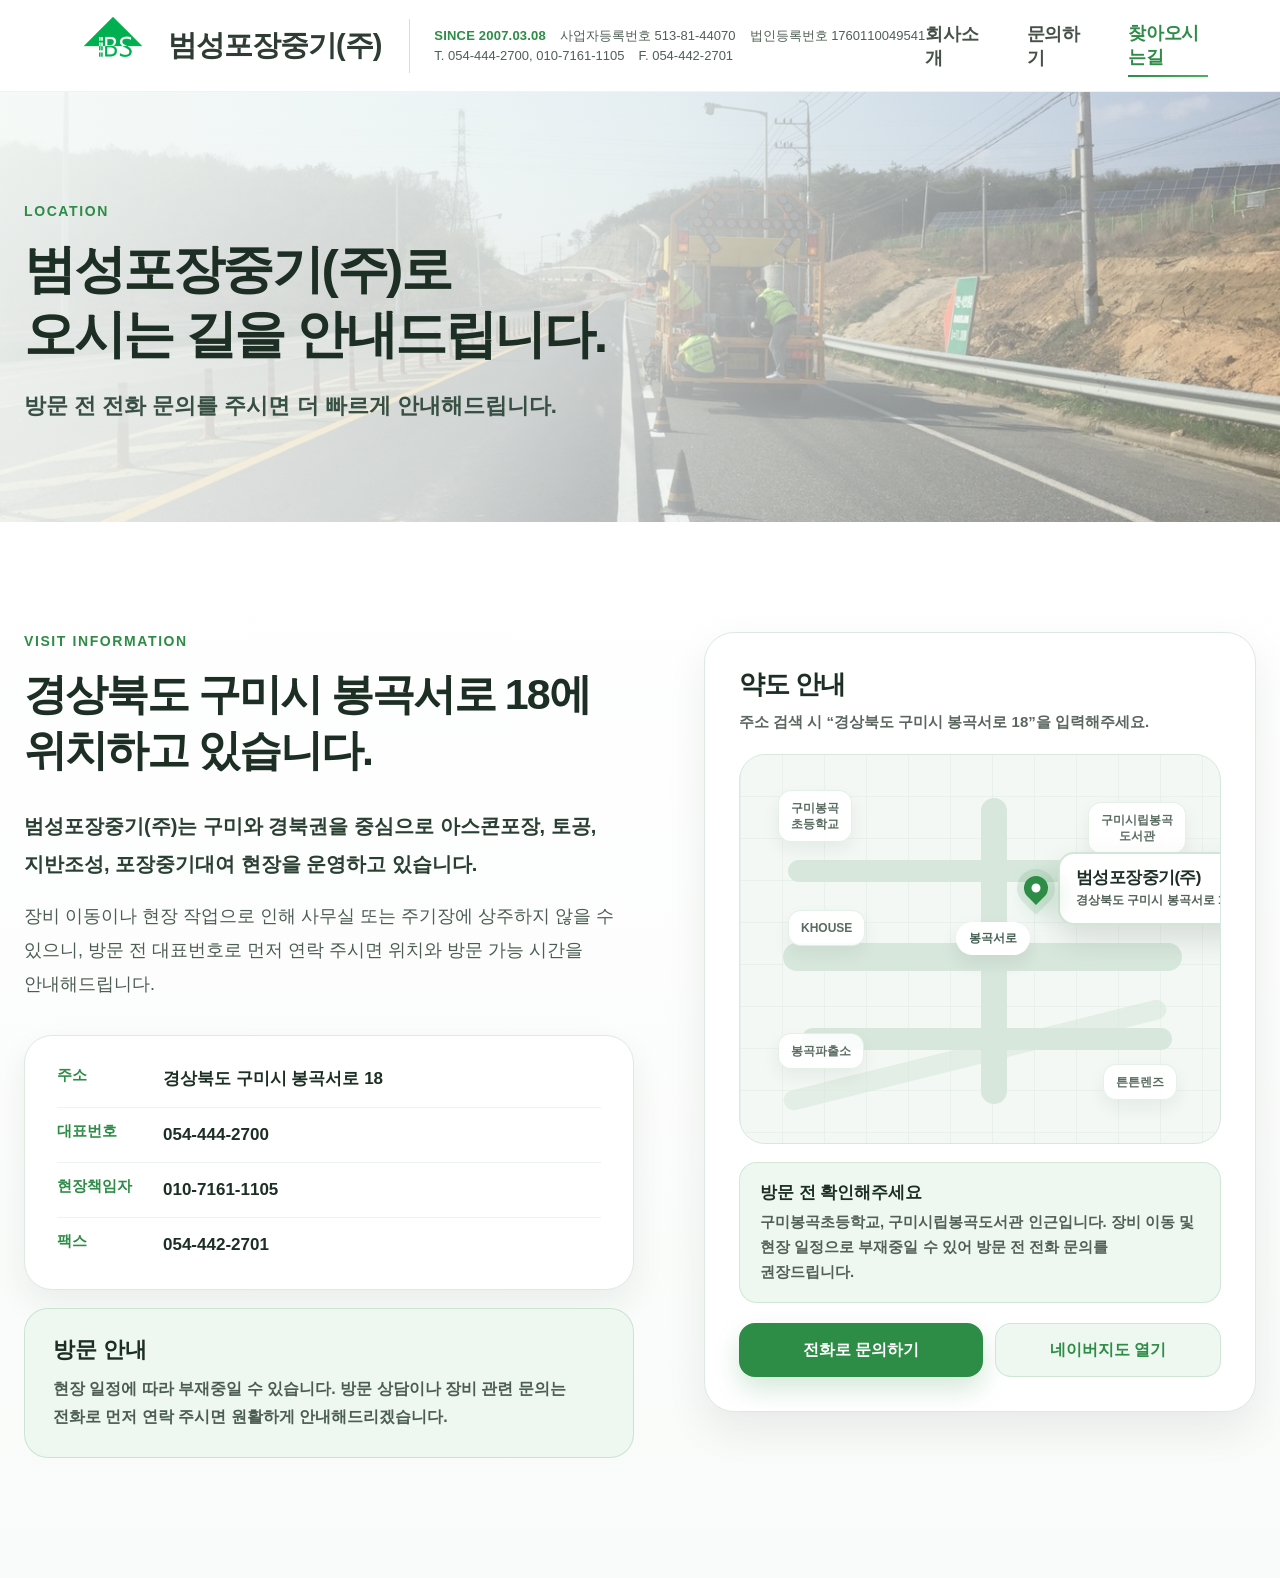
<file: location.html>
<!DOCTYPE html>
<html lang="ko">
<head>
  <meta charset="UTF-8" />
  <meta name="viewport" content="width=device-width, initial-scale=1.0" />
  <title>찾아오시는길 | 범성포장중기(주)</title>
  <meta name="description" content="범성포장중기(주) 찾아오시는길 - 경상북도 구미시 봉곡서로 18" />
  <link rel="stylesheet" href="./css/style.css" />
  <link rel="icon" type="image/png" href="./images/favicon.png" />
<link rel="apple-touch-icon" href="./images/favicon.png" />
<meta name="theme-color" content="#2d8c46" />
</head>
<body>

<header class="site-header">
  <div class="header-inner">

    <div class="brand-area">
      <a href="./index.html" class="logo">
        <img src="./images/logo.png" alt="범성포장중기(주) 로고" class="logo-image" />
        <span class="logo-text">범성포장중기(주)</span>
      </a>

      <div class="company-meta">
        <div>
          <strong>SINCE 2007.03.08</strong>
          <span>사업자등록번호 513-81-44070</span>
          <span>법인등록번호 1760110049541</span>
        </div>

        <div>
          <span>T. 054-444-2700, 010-7161-1105</span>
          <span>F. 054-442-2701</span>
        </div>
      </div>
    </div>

    <button class="menu-toggle" type="button" aria-label="메뉴 열기">
      <span></span>
      <span></span>
      <span></span>
    </button>

    <nav class="nav-menu">
      <a href="./about.html">회사소개</a>
      <a href="./contact.html">문의하기</a>
      <a href="./location.html" class="active">찾아오시는길</a>
    </nav>
  </div>
</header>

<main class="sub-page location-page">

  <section class="location-visual">
    <div class="section-inner">
      <div class="location-visual-text">
        <span class="section-label">LOCATION</span>

        <h1>
          범성포장중기(주)로<br>
          오시는 길을 안내드립니다.
        </h1>

        <p>
          방문 전 전화 문의를 주시면 더 빠르게 안내해드립니다.
        </p>
      </div>
    </div>
  </section>

  <section class="location-section">
    <div class="section-inner location-grid">

      <div class="location-copy">

        <span class="section-label">VISIT INFORMATION</span>

        <h2>
          경상북도 구미시 봉곡서로 18에 위치하고 있습니다.
        </h2>

        <p class="lead">
          범성포장중기(주)는 구미와 경북권을 중심으로
          아스콘포장, 토공, 지반조성, 포장중기대여 현장을 운영하고 있습니다.
        </p>

        <p>
          장비 이동이나 현장 작업으로 인해 사무실 또는 주기장에 상주하지 않을 수 있으니,
          방문 전 대표번호로 먼저 연락 주시면 위치와 방문 가능 시간을 안내해드립니다.
        </p>

        <div class="location-info-card">
          <div>
            <span>주소</span>
            <strong>경상북도 구미시 봉곡서로 18</strong>
          </div>

          <div>
            <span>대표번호</span>
            <strong>054-444-2700</strong>
          </div>

          <div>
            <span>현장책임자</span>
            <strong>010-7161-1105</strong>
          </div>

          <div>
            <span>팩스</span>
            <strong>054-442-2701</strong>
          </div>
        </div>

        <div class="location-notice">
          <h3>방문 안내</h3>

          <p>
            현장 일정에 따라 부재중일 수 있습니다.
            방문 상담이나 장비 관련 문의는 전화로 먼저 연락 주시면
            원활하게 안내해드리겠습니다.
          </p>
        </div>

      </div>

      <div class="simple-map-card">

        <div class="simple-map-title">
          <strong>약도 안내</strong>
          <span>
            주소 검색 시 “경상북도 구미시 봉곡서로 18”을 입력해주세요.
          </span>
        </div>

        <div class="simple-map detail-map" aria-label="범성포장중기 약도">

          <div class="map-road map-road-main"></div>
          <div class="map-road map-road-center"></div>
          <div class="map-road map-road-top"></div>
          <div class="map-road map-road-bottom"></div>
          <div class="map-road map-road-diagonal"></div>

          <span class="map-label road-label">봉곡서로</span>

          <div class="near-box landmark-school">
            구미봉곡<br>초등학교
          </div>

          <div class="near-box landmark-library">
            구미시립봉곡<br>도서관
          </div>

          <div class="near-box landmark-police">
            봉곡파출소
          </div>

          <div class="near-box landmark-store">
            튼튼렌즈
          </div>

          <div class="near-box landmark-khouse">
            KHOUSE
          </div>

          <div class="company-map-point">
            <span class="company-pin"></span>

            <div class="company-name-tag">
              <strong>범성포장중기(주)</strong>
              <em>경상북도 구미시 봉곡서로 18</em>
            </div>
          </div>

        </div>

        <div class="map-guide-text">
          <strong>방문 전 확인해주세요</strong>

          <p>
            구미봉곡초등학교, 구미시립봉곡도서관 인근입니다.
            장비 이동 및 현장 일정으로 부재중일 수 있어 방문 전 전화 문의를 권장드립니다.
          </p>
        </div>

        <div class="location-actions">

          <a href="tel:054-444-2700" class="location-call-btn">
            전화로 문의하기
          </a>

          <a
            href="https://map.naver.com/p/search/경상북도%20구미시%20봉곡서로%2018"
            target="_blank"
            rel="noopener"
            class="location-copy-btn"
          >
            네이버지도 열기
          </a>

        </div>

      </div>

    </div>
  </section>

</main>

<script src="./js/main.js"></script>
</body>
</html>
</file>
<file: css/style.css>
* {
  margin: 0;
  padding: 0;
  box-sizing: border-box;
}

html {
  scroll-behavior: smooth;
}

body {
  font-family:
    "Pretendard",
    "Noto Sans KR",
    Arial,
    sans-serif;
  background: #fff;
  color: #222;
}

/* HEADER */

.site-header {
  width: 100%;
  height: 92px;
  background: rgba(255, 255, 255, 0.82);
  backdrop-filter: blur(14px);
  border-bottom: 1px solid rgba(0, 0, 0, 0.05);
  position: fixed;
  top: 0;
  left: 0;
  z-index: 1000;
}

.header-inner {
  width: 100%;
  height: 100%;
  padding: 0 72px;
  display: flex;
  align-items: center;
  justify-content: space-between;
}

/* LOGO + COMPANY META */

.brand-area {
  display: flex;
  align-items: center;
  gap: 28px;
  height: 54px;
}

.logo {
  display: flex;
  align-items: center;
  gap: 14px;
  text-decoration: none;
  height: 58px;
  flex-shrink: 0;
}

.logo-image {
  display: block;
  width: 82px;
  height: 58px;
  object-fit: contain;
  flex-shrink: 0;
}

.logo-text {
  font-size: 29px;
  font-weight: 700;
  letter-spacing: -1px;
  color: #2f3c34;
  white-space: nowrap;
}

.company-meta {
  height: 54px;
  padding-left: 24px;
  border-left: 1px solid rgba(47, 60, 52, 0.18);
  display: flex;
  flex-direction: column;
  justify-content: center;
  gap: 7px;
  color: #4f5e54;
  font-size: 13px;
  font-weight: 500;
  line-height: 1;
  white-space: nowrap;
}

.company-meta div {
  display: flex;
  align-items: center;
  gap: 14px;
}

.company-meta strong {
  color: #2d8c46;
  font-weight: 800;
  letter-spacing: 0.2px;
}

/* NAV */

.nav-menu {
  display: flex;
  align-items: center;
  gap: 48px;
}

.nav-menu a {
  position: relative;
  color: #465148;
  font-size: 18px;
  font-weight: 600;
  letter-spacing: -0.2px;
  text-decoration: none;
  transition: color 0.25s ease, transform 0.25s ease;
}

.nav-menu a::after {
  content: "";
  position: absolute;
  left: 0;
  bottom: -8px;
  width: 0%;
  height: 2px;
  background: linear-gradient(90deg, #2d8c46, #4caf63);
  transition: 0.3s ease;
}

.nav-menu a:hover,
.nav-menu a.active {
  color: #2d8c46;
  transform: translateY(-1px);
}

.nav-menu a:hover::after,
.nav-menu a.active::after {
  width: 100%;
}

.menu-toggle {
  display: none;
  width: 38px;
  height: 30px;
  border: 0;
  background: transparent;
  cursor: pointer;
}

.menu-toggle span {
  display: block;
  height: 3px;
  background: #2d3a33;
  margin: 7px 0;
  border-radius: 999px;
}

/* MAIN HERO */

.hero {
  width: 100%;
  height: calc(100vh - 170px);
  min-height: 620px;
  margin-top: 92px;
  position: relative;
  overflow: hidden;
  background: #f3f5f4;
}

.slide {
  position: absolute;
  inset: 0;
  background-size: cover;
  background-position: center;
  opacity: 0;
  transform: scale(1.06);
  filter: contrast(1.16) saturate(1.18) brightness(0.95);
  transition: opacity 1s ease, transform 5s ease;
}

.slide::after {
  content: "";
  position: absolute;
  inset: 0;
  background: linear-gradient(
    120deg,
    rgba(255, 255, 255, 0.16) 0%,
    rgba(255, 255, 255, 0.04) 42%,
    rgba(0, 0, 0, 0.08) 100%
  );
}

.slide.active {
  opacity: 1;
  transform: scale(1);
}

.hero-content {
  position: absolute;
  left: 7%;
  top: 72px;
  z-index: 20;
  display: flex;
  align-items: flex-start;
  gap: 26px;
  max-width: 760px;
  padding: 28px 34px;
  background: rgba(255, 255, 255, 0.26);
  backdrop-filter: blur(2px);
  border-left: 5px solid rgba(45, 140, 70, 0.9);
  border-radius: 0 18px 18px 0;
  box-shadow: 0 6px 18px rgba(0, 0, 0, 0.06);
}

.green-line {
  display: none;
}

.hero-content h1 {
  font-size: 50px;
  line-height: 1.24;
  font-weight: 850;
  color: #173524;
  letter-spacing: -2px;
  margin-bottom: 20px;
  text-shadow:
    0 2px 8px rgba(255, 255, 255, 0.72),
    0 1px 2px rgba(255, 255, 255, 0.55);
}

.hero-content p {
  font-size: 21px;
  line-height: 1.75;
  font-weight: 650;
  color: #234131;
  text-shadow:
    0 2px 8px rgba(255, 255, 255, 0.72),
    0 1px 2px rgba(255, 255, 255, 0.45);
}

/* MAIN FEATURE */

.feature-section {
  min-height: 170px;
  background: #fff;
  display: grid;
  grid-template-columns: repeat(4, 1fr);
  border-top: 1px solid #e5e5e5;
}

.feature-card {
  display: flex;
  flex-direction: column;
  align-items: center;
  justify-content: center;
  gap: 9px;
  text-align: center;
  border-right: 1px solid #e5e5e5;
  padding: 20px;
  transition: 0.25s ease;
}

.feature-card:hover {
  background: #fafdfb;
}

.feature-card:last-child {
  border-right: 0;
}

.feature-icon {
  width: 48px;
  height: 48px;
  border: 2px solid #2d8c46;
  color: #2d8c46;
  border-radius: 50%;
  display: flex;
  align-items: center;
  justify-content: center;
  font-size: 24px;
  font-weight: 900;
}

.feature-card h3 {
  font-size: 21px;
  font-weight: 800;
  color: #1f2a22;
}

.feature-card p {
  font-size: 15px;
  line-height: 1.6;
  color: #5b655e;
}

/* COMMON */

.section-inner {
  width: min(1280px, calc(100% - 48px));
  margin: 0 auto;
}

.section-label {
  display: inline-flex;
  align-items: center;
  margin-bottom: 18px;
  color: #2d8c46;
  font-size: 14px;
  font-weight: 900;
  letter-spacing: 1.6px;
}

.sub-page {
  padding-top: 92px;
}

/* ABOUT PAGE */

.about-page {
  background: #fff;
}

.about-visual {
  position: relative;
  min-height: 430px;
  padding: 110px 0 90px;
  background:
    linear-gradient(
      120deg,
      rgba(246, 250, 247, 0.96) 0%,
      rgba(246, 250, 247, 0.78) 44%,
      rgba(246, 250, 247, 0.25) 100%
    ),
    url("../images/garage1.jpg") center/cover no-repeat;
  overflow: hidden;
}

.about-visual::after {
  content: "";
  position: absolute;
  right: -120px;
  bottom: -150px;
  width: 420px;
  height: 420px;
  border-radius: 50%;
  background: rgba(45, 140, 70, 0.12);
}

.about-visual-text {
  position: relative;
  z-index: 2;
  max-width: 760px;
}

.about-visual h1 {
  color: #1d2f24;
  font-size: 52px;
  line-height: 1.25;
  font-weight: 850;
  letter-spacing: -2.4px;
  margin-bottom: 24px;
}

.about-visual p {
  color: #385044;
  font-size: 22px;
  font-weight: 700;
}

.about-intro {
  padding: 110px 0;
  background:
    linear-gradient(180deg, #ffffff 0%, #f8fbf9 100%);
}

.about-intro-grid {
  display: grid;
  grid-template-columns: 0.82fr 1.28fr;
  gap: 56px;
  align-items: start;
}

.about-copy {
  position: relative;
}

.about-copy h2 {
  margin-bottom: 28px;
  color: #1d2f24;
  font-size: 43px;
  line-height: 1.3;
  font-weight: 850;
  letter-spacing: -2px;
}

.about-copy p {
  margin-bottom: 16px;
  color: #4c5d53;
  font-size: 18px;
  line-height: 1.9;
  font-weight: 500;
  word-break: keep-all;
}

.about-copy .lead {
  color: #293f31;
  font-size: 20px;
  font-weight: 750;
}

.about-photo-wrap {
  display: grid;
  grid-template-columns: 1fr 1fr;
  gap: 18px;
}

.about-photo-wrap.intro-photo-layout {
  grid-template-columns: repeat(2, 1fr);
  gap: 16px;
  margin-top: 42px;
}

.about-photo {
  position: relative;
  min-height: 430px;
  overflow: hidden;
  border-radius: 28px;
  background: #e9eee9;
  box-shadow: 0 22px 46px rgba(20, 40, 25, 0.16);
}

.about-photo-wrap.intro-photo-layout .main-photo,
.about-photo-wrap.intro-photo-layout .sub-photo,
.about-photo-wrap.intro-photo-layout .garage-photo,
.about-photo-wrap.intro-photo-layout .equipment-photo,
.about-photo-wrap.intro-photo-layout .check-photo {
  grid-column: auto;
  min-height: 260px;
}

.about-photo img {
  width: 100%;
  height: 100%;
  display: block;
  object-fit: cover;
  filter: contrast(1.1) saturate(1.08);
  transition: transform 0.5s ease;
}

.about-photo:hover img {
  transform: scale(1.04);
}

.about-photo figcaption {
  position: absolute;
  left: 14px;
  bottom: 14px;
  padding: 10px 14px;
  border-radius: 999px;
  background: rgba(255, 255, 255, 0.88);
  backdrop-filter: blur(6px);
  color: #24442f;
  font-size: 13px;
  font-weight: 850;
  box-shadow: 0 8px 18px rgba(0, 0, 0, 0.08);
  white-space: nowrap;
}

.about-stats {
  padding: 54px 0;
  background: linear-gradient(90deg, #2d8c46 0%, #37a154 100%);
}

.stats-grid {
  display: grid;
  grid-template-columns: repeat(4, 1fr);
  gap: 0;
  align-items: center;
}

.stat-card {
  min-height: 140px;
  padding: 28px 20px;
  background: transparent;
  display: flex;
  flex-direction: column;
  justify-content: center;
  align-items: center;
  gap: 10px;
  text-align: center;
  position: relative;
}

.stat-card:not(:last-child)::after {
  content: "";
  position: absolute;
  top: 50%;
  right: 0;
  width: 1px;
  height: 96px;
  transform: translateY(-50%);
  background: rgba(255, 255, 255, 0.28);
}

.stat-card strong {
  color: #ffffff;
  font-size: 36px;
  line-height: 1.2;
  font-weight: 900;
  letter-spacing: -1px;
  word-break: keep-all;
}

.certification-card strong {
  font-size: 36px;
  line-height: 1.2;
  letter-spacing: -1.8px;
  white-space: nowrap;
}

.stat-card span {
  color: rgba(255, 255, 255, 0.88);
  font-size: 16px;
  font-weight: 650;
}

.business-section {
  padding: 110px 0 120px;
  background: #f7faf8;
}

.section-title-row {
  margin-bottom: 38px;
}

.section-title-row h2 {
  margin-bottom: 14px;
  color: #1d2f24;
  font-size: 42px;
  font-weight: 850;
  letter-spacing: -1.8px;
}

.section-title-row p {
  color: #5b665f;
  font-size: 18px;
  font-weight: 500;
}

.business-grid {
  display: grid;
  grid-template-columns: repeat(4, 1fr);
  gap: 18px;
}

.business-card {
  min-height: 330px;
  padding: 0;
  border-radius: 26px;
  background: #fff;
  border: 1px solid #e2ece5;
  box-shadow: 0 14px 34px rgba(20, 40, 25, 0.07);
  overflow: hidden;
  transition: transform 0.25s ease, box-shadow 0.25s ease;
}

.business-card:hover {
  transform: translateY(-6px);
  box-shadow: 0 20px 42px rgba(20, 40, 25, 0.12);
}

.business-card-image {
  position: relative;
  width: 100%;
  height: 160px;
  overflow: hidden;
  background: #e9eee9;
}

.business-card-image::after {
  content: "";
  position: absolute;
  inset: 0;
  background: linear-gradient(
    180deg,
    rgba(0, 0, 0, 0.02) 0%,
    rgba(0, 0, 0, 0.16) 100%
  );
  pointer-events: none;
}

.business-card-image img {
  width: 100%;
  height: 100%;
  display: block;
  object-fit: cover;
  filter: contrast(1.08) saturate(1.08);
  transition: transform 0.45s ease;
}

.business-card:hover .business-card-image img {
  transform: scale(1.06);
}

.business-card-content {
  padding: 26px 24px 30px;
}

.business-card span {
  display: inline-flex;
  margin-bottom: 14px;
  color: #2d8c46;
  font-size: 15px;
  font-weight: 900;
}

.business-card h3 {
  margin-bottom: 14px;
  color: #1d2f24;
  font-size: 25px;
  font-weight: 850;
}

.business-card p {
  color: #526158;
  font-size: 16px;
  line-height: 1.75;
  word-break: keep-all;
}


/* CONTACT PAGE */

.contact-page {
  background: #fff;
}

.contact-visual {
  position: relative;
  min-height: 420px;
  padding: 110px 0 88px;
  background:
    linear-gradient(
      120deg,
      rgba(246, 250, 247, 0.97) 0%,
      rgba(246, 250, 247, 0.8) 46%,
      rgba(246, 250, 247, 0.34) 100%
    ),
    url("../images/slide1.jpg") center/cover no-repeat;
  overflow: hidden;
}

.contact-visual::after {
  content: "";
  position: absolute;
  right: -130px;
  bottom: -160px;
  width: 430px;
  height: 430px;
  border-radius: 50%;
  background: rgba(45, 140, 70, 0.12);
}

.contact-visual-text {
  position: relative;
  z-index: 2;
  max-width: 780px;
}

.contact-visual h1 {
  margin-bottom: 24px;
  color: #1d2f24;
  font-size: 52px;
  line-height: 1.25;
  font-weight: 850;
  letter-spacing: -2.4px;
}

.contact-visual p {
  color: #385044;
  font-size: 22px;
  font-weight: 700;
}

.contact-section {
  padding: 110px 0 120px;
  background:
    linear-gradient(180deg, #ffffff 0%, #f8fbf9 100%);
}

.contact-grid {
  display: grid;
  grid-template-columns: 1fr 0.82fr;
  gap: 70px;
  align-items: stretch;
}

.contact-copy h2 {
  margin-bottom: 28px;
  color: #1d2f24;
  font-size: 43px;
  line-height: 1.3;
  font-weight: 850;
  letter-spacing: -2px;
}

.contact-copy p {
  margin-bottom: 16px;
  color: #4c5d53;
  font-size: 18px;
  line-height: 1.9;
  font-weight: 500;
  word-break: keep-all;
}

.contact-copy .lead {
  color: #293f31;
  font-size: 20px;
  font-weight: 750;
}

.contact-guide-box {
  margin-top: 34px;
  padding: 30px 32px;
  border: 1px solid #dceae1;
  border-radius: 28px;
  background: #ffffff;
  box-shadow: 0 14px 34px rgba(20, 40, 25, 0.07);
}

.contact-guide-box h3 {
  margin-bottom: 18px;
  color: #1d2f24;
  font-size: 23px;
  font-weight: 850;
  letter-spacing: -0.8px;
}

.contact-guide-box ul {
  list-style: none;
}

.contact-guide-box li {
  position: relative;
  padding-left: 24px;
  margin-bottom: 12px;
  color: #4c5d53;
  font-size: 16px;
  line-height: 1.7;
  font-weight: 600;
  word-break: keep-all;
}

.contact-guide-box li:last-child {
  margin-bottom: 0;
}

.contact-guide-box li::before {
  content: "";
  position: absolute;
  left: 0;
  top: 12px;
  width: 8px;
  height: 8px;
  border-radius: 50%;
  background: #2d8c46;
  box-shadow: 0 0 0 5px rgba(45, 140, 70, 0.11);
}

.contact-card {
  position: relative;
  top: auto;
  height: 100%;
  min-height: 100%;
  padding: 46px 38px;
  border-radius: 34px;
  background: linear-gradient(145deg, #2d8c46 0%, #37a154 100%);
  color: #fff;
  box-shadow: 0 24px 54px rgba(45, 140, 70, 0.26);
  overflow: hidden;
  display: flex;
  flex-direction: column;
  justify-content: center;
}

.contact-card::before,
.contact-card::after {
  display: none;
}


.contact-card > strong {
  display: block;
  margin-bottom: 18px;
  font-size: 34px;
  line-height: 1.25;
  font-weight: 900;
  letter-spacing: -1.4px;
}

.contact-card > p {
  margin-bottom: 28px;
  color: rgba(255, 255, 255, 0.88);
  font-size: 17px;
  line-height: 1.8;
  font-weight: 600;
  word-break: keep-all;
}

.estimate-call-btn {
  display: flex;
  align-items: center;
  justify-content: center;
  min-height: 64px;
  margin-bottom: 14px;
  padding: 18px 22px;
  border-radius: 18px;
  background: #ffffff;
  color: #247d3b;
  font-size: 20px;
  font-weight: 900;
  letter-spacing: -0.4px;
  text-decoration: none;
  box-shadow: 0 12px 26px rgba(20, 40, 25, 0.18);
  transition: transform 0.25s ease, box-shadow 0.25s ease;
}

.estimate-call-btn:hover {
  transform: translateY(-3px);
  box-shadow: 0 18px 32px rgba(20, 40, 25, 0.24);
}

.sub-call-btn {
  display: flex;
  align-items: center;
  justify-content: center;
  min-height: 54px;
  margin-bottom: 30px;
  padding: 15px 20px;
  border-radius: 16px;
  background: rgba(255, 255, 255, 0.14);
  border: 1px solid rgba(255, 255, 255, 0.32);
  color: #ffffff;
  font-size: 16px;
  font-weight: 800;
  text-decoration: none;
  transition: background 0.25s ease, transform 0.25s ease;
}

.sub-call-btn:hover {
  background: rgba(255, 255, 255, 0.22);
  transform: translateY(-2px);
}

.contact-info-list {
  display: grid;
  gap: 12px;
  padding-top: 26px;
  border-top: 1px solid rgba(255, 255, 255, 0.24);
}

.contact-info-list div {
  display: flex;
  align-items: center;
  justify-content: space-between;
  gap: 16px;
  padding: 13px 0;
}

.contact-info-list span {
  color: rgba(255, 255, 255, 0.72);
  font-size: 14px;
  font-weight: 700;
}

.contact-info-list strong {
  color: #ffffff;
  font-size: 17px;
  font-weight: 900;
  text-align: right;
}

.contact-process {
  padding: 0 0 110px;
  background: #f8fbf9;
}

.process-grid {
  display: grid;
  grid-template-columns: repeat(4, 1fr);
  gap: 18px;
}

.process-card {
  min-height: 190px;
  padding: 30px 26px;
  border-radius: 26px;
  background: #ffffff;
  border: 1px solid #e2ece5;
  box-shadow: 0 14px 34px rgba(20, 40, 25, 0.07);
}

.process-card span {
  display: inline-flex;
  margin-bottom: 18px;
  color: #2d8c46;
  font-size: 15px;
  font-weight: 900;
}

.process-card h3 {
  margin-bottom: 12px;
  color: #1d2f24;
  font-size: 22px;
  font-weight: 850;
  letter-spacing: -0.7px;
}

.process-card p {
  color: #526158;
  font-size: 15px;
  line-height: 1.75;
  font-weight: 500;
  word-break: keep-all;
}

/* RESPONSIVE */

@media (max-width: 1200px) {
  .company-meta {
    display: none;
  }

  .nav-menu {
    gap: 36px;
  }

  .about-intro-grid {
    grid-template-columns: 1fr;
  }

  .about-photo-wrap.intro-photo-layout {
    margin-top: 0;
  }

  .about-photo-wrap.intro-photo-layout .main-photo,
  .about-photo-wrap.intro-photo-layout .sub-photo {
    min-height: 280px;
  }

  .about-photo-wrap.intro-photo-layout .check-photo {
    min-height: 230px;
  }
}

@media (max-width: 1024px) {
  .header-inner {
    padding: 0 35px;
  }

  .nav-menu {
    gap: 34px;
  }

  .nav-menu a {
    font-size: 17px;
  }

  .hero-content {
    left: 5%;
    top: 55px;
    max-width: 660px;
  }

  .hero-content h1 {
    font-size: 40px;
  }

  .hero-content p {
    font-size: 18px;
  }

  .about-intro-grid {
    grid-template-columns: 1fr;
  }

  .about-photo {
    min-height: 340px;
  }

  .business-grid {
    grid-template-columns: repeat(2, 1fr);
  }
}

@media (max-width: 768px) {
  .site-header {
    height: 76px;
  }

  .header-inner {
    padding: 0 18px;
  }

  .brand-area {
    height: 44px;
  }

  .logo {
    height: 44px;
    gap: 10px;
  }

  .logo-image {
    width: 58px;
    height: 42px;
  }

  .logo-text {
    font-size: 20px;
  }

  .menu-toggle {
    display: block;
  }

  .nav-menu {
    position: fixed;
    top: 76px;
    left: 0;
    width: 100%;
    background: rgba(255, 255, 255, 0.97);
    backdrop-filter: blur(10px);
    border-bottom: 1px solid #e5e5e5;
    display: none;
    flex-direction: column;
    gap: 0;
  }

  .nav-menu.active {
    display: flex;
  }

  .nav-menu a {
    width: 100%;
    padding: 18px 22px;
    font-size: 16px;
    border-top: 1px solid #eee;
  }

  .hero {
    height: calc(100vh - 76px);
    min-height: 560px;
    margin-top: 76px;
  }

  .hero-content {
    left: 16px;
    right: 16px;
    top: 26px;
    max-width: none;
    padding: 20px 18px;
    background: rgba(255, 255, 255, 0.2);
    backdrop-filter: blur(1px);
    border-left-width: 4px;
    border-radius: 0 14px 14px 0;
  }

  .hero-content h1 {
    font-size: 31px;
    letter-spacing: -1.2px;
    margin-bottom: 18px;
  }

  .hero-content p {
    font-size: 16px;
    line-height: 1.7;
  }

  .feature-section {
    grid-template-columns: repeat(2, 1fr);
  }

  .sub-page {
    padding-top: 76px;
  }

  .section-inner {
    width: min(100% - 36px, 1280px);
  }

  .about-visual {
    min-height: 360px;
    padding: 76px 0 68px;
  }

  .about-visual h1 {
    font-size: 34px;
    letter-spacing: -1.4px;
  }

  .about-visual p {
    font-size: 17px;
    line-height: 1.6;
  }

  .about-intro {
    padding: 78px 0;
  }

  .about-copy h2 {
    font-size: 31px;
    letter-spacing: -1.3px;
  }

  .about-copy p {
    font-size: 16px;
  }

  .about-copy .lead {
    font-size: 17px;
  }

  .about-photo-wrap,
  .about-photo-wrap.intro-photo-layout {
    grid-template-columns: 1fr;
  }

  .about-photo,
  .about-photo-wrap.intro-photo-layout .main-photo,
  .about-photo-wrap.intro-photo-layout .sub-photo,
  .about-photo-wrap.intro-photo-layout .garage-photo,
  .about-photo-wrap.intro-photo-layout .equipment-photo,
  .about-photo-wrap.intro-photo-layout .check-photo {
    grid-column: auto;
    min-height: 280px;
    border-radius: 22px;
  }

  .about-photo figcaption {
    white-space: normal;
  }

  .about-stats {
    padding: 42px 0;
  }

  .stats-grid {
    grid-template-columns: repeat(4, 1fr);
  }

  .stat-card {
    min-height: 120px;
    padding: 24px 14px;
  }

  .stat-card strong {
    font-size: 27px;
  }

  .certification-card strong {
    font-size: 18px;
    letter-spacing: -1px;
    white-space: normal;
  }

  .stat-card span {
    font-size: 14px;
  }

  .business-section {
    padding: 80px 0;
  }

  .section-title-row h2 {
    font-size: 32px;
  }

  .section-title-row p {
    font-size: 16px;
  }

  .business-grid {
    grid-template-columns: 1fr;
  }

  .business-card {
    min-height: auto;
  }

  .business-card-image {
    height: 220px;
  }

  .business-card-content {
    padding: 24px 22px 28px;
  }
}

@media (max-width: 480px) {
  .logo-image {
    width: 52px;
    height: 38px;
  }

  .logo-text {
    font-size: 18px;
  }

  .hero-content {
    left: 14px;
    right: 14px;
    top: 24px;
    padding: 18px 16px;
  }

  .hero-content h1 {
    font-size: 27px;
  }

  .hero-content p {
    font-size: 15px;
  }

  .feature-section {
    grid-template-columns: 1fr;
  }

  .feature-card {
    border-right: 0;
    border-bottom: 1px solid #e5e5e5;
  }

  .business-card-image {
    height: 190px;
  }

  .about-visual h1 {
    font-size: 30px;
  }

  .about-copy h2 {
    font-size: 28px;
  }

  .stats-grid {
    grid-template-columns: repeat(2, 1fr);
  }

  .stat-card {
    min-height: 110px;
  }

  .certification-card strong {
    font-size: 17px;
    letter-spacing: -0.8px;
    white-space: normal;
  }

  .stat-card:not(:last-child)::after {
    display: none;
  }
}

/* CONTACT RESPONSIVE OVERRIDES */

@media (max-width: 1200px) {
  .contact-grid {
    grid-template-columns: 1fr;
    gap: 46px;
  }

  .contact-card {
    position: relative;
    top: auto;
    height: auto;
    min-height: auto;
  }

  .process-grid {
    grid-template-columns: repeat(2, 1fr);
  }
}

@media (max-width: 768px) {
  .contact-visual {
    min-height: 360px;
    padding: 76px 0 68px;
  }

  .contact-visual h1 {
    font-size: 34px;
    letter-spacing: -1.4px;
  }

  .contact-visual p {
    font-size: 17px;
    line-height: 1.6;
  }

  .contact-section {
    padding: 78px 0;
  }

  .contact-copy h2 {
    font-size: 31px;
    letter-spacing: -1.3px;
  }

  .contact-copy p {
    font-size: 16px;
  }

  .contact-copy .lead {
    font-size: 17px;
  }

  .contact-guide-box {
    padding: 24px 22px;
    border-radius: 22px;
  }

  .contact-card {
    padding: 34px 24px;
    border-radius: 26px;
  }

  .contact-card > strong {
    font-size: 29px;
  }

  .estimate-call-btn {
    min-height: 60px;
    font-size: 18px;
  }

  .contact-info-list div {
    align-items: flex-start;
    flex-direction: column;
    gap: 6px;
  }

  .contact-info-list strong {
    text-align: left;
  }

  .contact-process {
    padding: 0 0 80px;
  }

  .process-grid {
    grid-template-columns: 1fr;
  }
}

@media (max-width: 480px) {
  .contact-visual h1 {
    font-size: 30px;
  }

  .contact-copy h2 {
    font-size: 28px;
  }

  .contact-card > strong {
    font-size: 27px;
  }
}
/* LOCATION PAGE */

.location-page {
  background: #fff;
}

.location-visual {
  position: relative;
  min-height: 430px;
  padding: 110px 0 90px;
  background:
    linear-gradient(
      120deg,
      rgba(246, 250, 247, 0.96) 0%,
      rgba(246, 250, 247, 0.78) 44%,
      rgba(246, 250, 247, 0.25) 100%
    ),
    url("../images/slide2.jpg") center/cover no-repeat;
  overflow: hidden;
}

.location-visual-text {
  position: relative;
  z-index: 2;
  max-width: 760px;
}

.location-visual h1 {
  color: #1d2f24;
  font-size: 52px;
  line-height: 1.25;
  font-weight: 850;
  letter-spacing: -2.4px;
  margin-bottom: 24px;
}

.location-visual p {
  color: #385044;
  font-size: 22px;
  font-weight: 700;
}

.location-section {
  padding: 110px 0 120px;
  background: linear-gradient(180deg, #ffffff 0%, #f8fbf9 100%);
}

.location-grid {
  display: grid;
  grid-template-columns: 1.05fr 0.95fr;
  gap: 70px;
  align-items: start;
}

.location-copy h2 {
  margin-bottom: 28px;
  color: #1d2f24;
  font-size: 43px;
  line-height: 1.3;
  font-weight: 850;
  letter-spacing: -2px;
  word-break: keep-all;
}

.location-copy p {
  margin-bottom: 16px;
  color: #4c5d53;
  font-size: 18px;
  line-height: 1.9;
  font-weight: 500;
  word-break: keep-all;
}

.location-copy .lead {
  color: #293f31;
  font-size: 20px;
  font-weight: 750;
}

.location-info-card {
  margin-top: 34px;
  padding: 30px 32px;
  border-radius: 28px;
  background: #fff;
  border: 1px solid #dceae1;
  box-shadow: 0 14px 34px rgba(20, 40, 25, 0.07);
}

.location-info-card div {
  display: grid;
  grid-template-columns: 88px 1fr;
  gap: 18px;
  padding: 14px 0;
  border-bottom: 1px solid #edf3ef;
}

.location-info-card div:first-child {
  padding-top: 0;
}

.location-info-card div:last-child {
  padding-bottom: 0;
  border-bottom: 0;
}

.location-info-card span {
  color: #2d8c46;
  font-size: 15px;
  font-weight: 900;
}

.location-info-card strong {
  color: #1d2f24;
  font-size: 17px;
  line-height: 1.55;
  font-weight: 850;
  word-break: keep-all;
}

.location-notice {
  margin-top: 18px;
  padding: 26px 28px;
  border-radius: 24px;
  background: #eef8f1;
  border: 1px solid rgba(45, 140, 70, 0.18);
}

.location-notice h3 {
  margin-bottom: 10px;
  color: #1d2f24;
  font-size: 22px;
  font-weight: 850;
}

.location-notice p {
  margin-bottom: 0;
  color: #4c5d53;
  font-size: 16px;
  line-height: 1.75;
  font-weight: 600;
}

.simple-map-card {
  padding: 34px;
  border-radius: 30px;
  background: #fff;
  border: 1px solid #dceae1;
  box-shadow: 0 18px 42px rgba(20, 40, 25, 0.08);
}

.simple-map-title {
  margin-bottom: 20px;
}

.simple-map-title strong {
  display: block;
  margin-bottom: 8px;
  color: #1d2f24;
  font-size: 26px;
  font-weight: 900;
  letter-spacing: -1px;
}

.simple-map-title span {
  color: #5b665f;
  font-size: 15px;
  line-height: 1.6;
  font-weight: 650;
  word-break: keep-all;
}

.detail-map {
  position: relative;
  min-height: 390px;
  border-radius: 26px;
  overflow: hidden;
  border: 1px solid #d9e8de;
  background:
    linear-gradient(90deg, rgba(45, 140, 70, 0.055) 1px, transparent 1px),
    linear-gradient(0deg, rgba(45, 140, 70, 0.055) 1px, transparent 1px),
    #f3f8f5;
  background-size: 42px 42px;
}

.detail-map .map-road {
  position: absolute;
  border-radius: 999px;
  background: #d7e7dc;
  z-index: 1;
}

.map-road-main {
  left: 9%;
  right: 8%;
  top: 52%;
  height: 28px;
  transform: translateY(-50%);
}

.map-road-center {
  top: 11%;
  bottom: 10%;
  left: 53%;
  width: 26px;
  transform: translateX(-50%);
}

.map-road-top {
  left: 10%;
  right: 12%;
  top: 27%;
  height: 22px;
}

.map-road-bottom {
  left: 13%;
  right: 10%;
  bottom: 24%;
  height: 22px;
}

.map-road-diagonal {
  width: 82%;
  height: 20px;
  left: 8%;
  bottom: 20%;
  transform: rotate(-14deg);
  opacity: 0.55;
}

.map-label {
  position: absolute;
  padding: 8px 13px;
  border-radius: 999px;
  background: #fff;
  color: #476154;
  font-size: 12px;
  font-weight: 850;
  box-shadow: 0 8px 18px rgba(20, 40, 25, 0.08);
  z-index: 4;
  white-space: nowrap;
}

.road-label {
  left: 45%;
  top: 43%;
}

.near-box {
  position: absolute;
  padding: 9px 12px;
  border-radius: 13px;
  background: rgba(255, 255, 255, 0.88);
  border: 1px solid rgba(45, 140, 70, 0.12);
  color: #5a6b60;
  font-size: 12px;
  line-height: 1.35;
  font-weight: 850;
  box-shadow: 0 8px 18px rgba(20, 40, 25, 0.06);
  z-index: 3;
  text-align: center;
  white-space: nowrap;
}

.landmark-school {
  left: 8%;
  top: 9%;
}

.landmark-library {
  right: 7%;
  top: 12%;
}

.landmark-police {
  left: 8%;
  bottom: 19%;
}

.landmark-store {
  right: 9%;
  bottom: 11%;
}

.landmark-khouse {
  left: 10%;
  top: 40%;
}

.company-map-point {
  position: absolute;
  right: -10%;
  top: 25%;
  display: flex;
  align-items: center;
  gap: 10px;
  z-index: 6;
}

.company-pin {
  position: relative;
  flex: 0 0 auto;
  width: 24px;
  height: 24px;
  border-radius: 50% 50% 50% 0;
  background: #2d8c46;
  transform: rotate(-45deg);
  box-shadow:
    0 10px 24px rgba(45, 140, 70, 0.32),
    0 0 0 7px rgba(45, 140, 70, 0.12);
}

.company-pin::after {
  content: "";
  position: absolute;
  left: 50%;
  top: 50%;
  width: 9px;
  height: 9px;
  border-radius: 50%;
  background: #fff;
  transform: translate(-50%, -50%);
}

.company-name-tag {
  min-width: 210px;
  max-width: 250px;
  padding: 13px 16px;
  border-radius: 16px;
  background: #fff;
  border: 2px solid rgba(45, 140, 70, 0.22);
  box-shadow: 0 14px 30px rgba(20, 40, 25, 0.13);
}

.company-name-tag strong {
  display: block;
  margin-bottom: 4px;
  color: #1d2f24;
  font-size: 17px;
  line-height: 1.25;
  font-weight: 900;
  letter-spacing: -0.6px;
}

.company-name-tag em {
  display: block;
  color: #526158;
  font-size: 12px;
  line-height: 1.45;
  font-style: normal;
  font-weight: 750;
}

.map-guide-text {
  margin-top: 18px;
  padding: 18px 20px;
  border-radius: 18px;
  background: #eef8f1;
  border: 1px solid rgba(45, 140, 70, 0.15);
}

.map-guide-text strong {
  display: block;
  margin-bottom: 6px;
  color: #1d2f24;
  font-size: 17px;
  font-weight: 900;
}

.map-guide-text p {
  margin: 0;
  color: #526158;
  font-size: 15px;
  line-height: 1.65;
  font-weight: 600;
  word-break: keep-all;
}

.location-actions {
  display: flex;
  gap: 12px;
  margin-top: 20px;
}

.location-call-btn,
.location-copy-btn {
  display: flex;
  align-items: center;
  justify-content: center;
  min-height: 54px;
  padding: 14px 18px;
  border-radius: 16px;
  font-size: 16px;
  font-weight: 900;
  text-decoration: none;
}

.location-call-btn {
  flex: 1.05;
  background: #2d8c46;
  color: #fff;
  box-shadow: 0 12px 26px rgba(45, 140, 70, 0.2);
}

.location-copy-btn {
  flex: 0.95;
  background: #eef8f1;
  color: #2d8c46;
  border: 1px solid rgba(45, 140, 70, 0.16);
}

@media (max-width: 1200px) {
  .location-grid {
    grid-template-columns: 1fr;
    gap: 46px;
  }
}

@media (max-width: 768px) {
  .location-visual {
    min-height: 360px;
    padding: 76px 0 68px;
  }

  .location-visual h1 {
    font-size: 34px;
    letter-spacing: -1.4px;
  }

  .location-visual p {
    font-size: 17px;
    line-height: 1.6;
  }

  .location-section {
    padding: 78px 0;
  }

  .location-copy h2 {
    font-size: 31px;
    letter-spacing: -1.3px;
  }

  .location-copy p {
    font-size: 16px;
  }

  .location-copy .lead {
    font-size: 17px;
  }

  .location-info-card {
    padding: 24px 22px;
    border-radius: 22px;
  }

  .location-info-card div {
    grid-template-columns: 1fr;
    gap: 6px;
  }

  .simple-map-card {
    padding: 24px;
    border-radius: 24px;
  }

  .detail-map {
    min-height: 360px;
  }

  .near-box {
    font-size: 11px;
    padding: 7px 10px;
  }

  .landmark-khouse,
  .landmark-police {
    display: none;
  }

  .company-map-point {
    right: -10%;
    top: 25%;
    bottom: auto;
    width: auto;
    transform: none;
    justify-content: flex-start;
  }

  .company-name-tag {
    min-width: 210px;
    max-width: 250px;
    flex: initial;
  }

  .location-actions {
    flex-direction: column;
  }
}

@media (max-width: 480px) {
  .location-visual h1 {
    font-size: 30px;
  }

  .location-copy h2 {
    font-size: 28px;
  }

  .simple-map-title strong {
    font-size: 24px;
  }

  .company-name-tag strong {
    font-size: 16px;
  }

  .company-name-tag em {
    font-size: 12px;
  }
}
</file>
